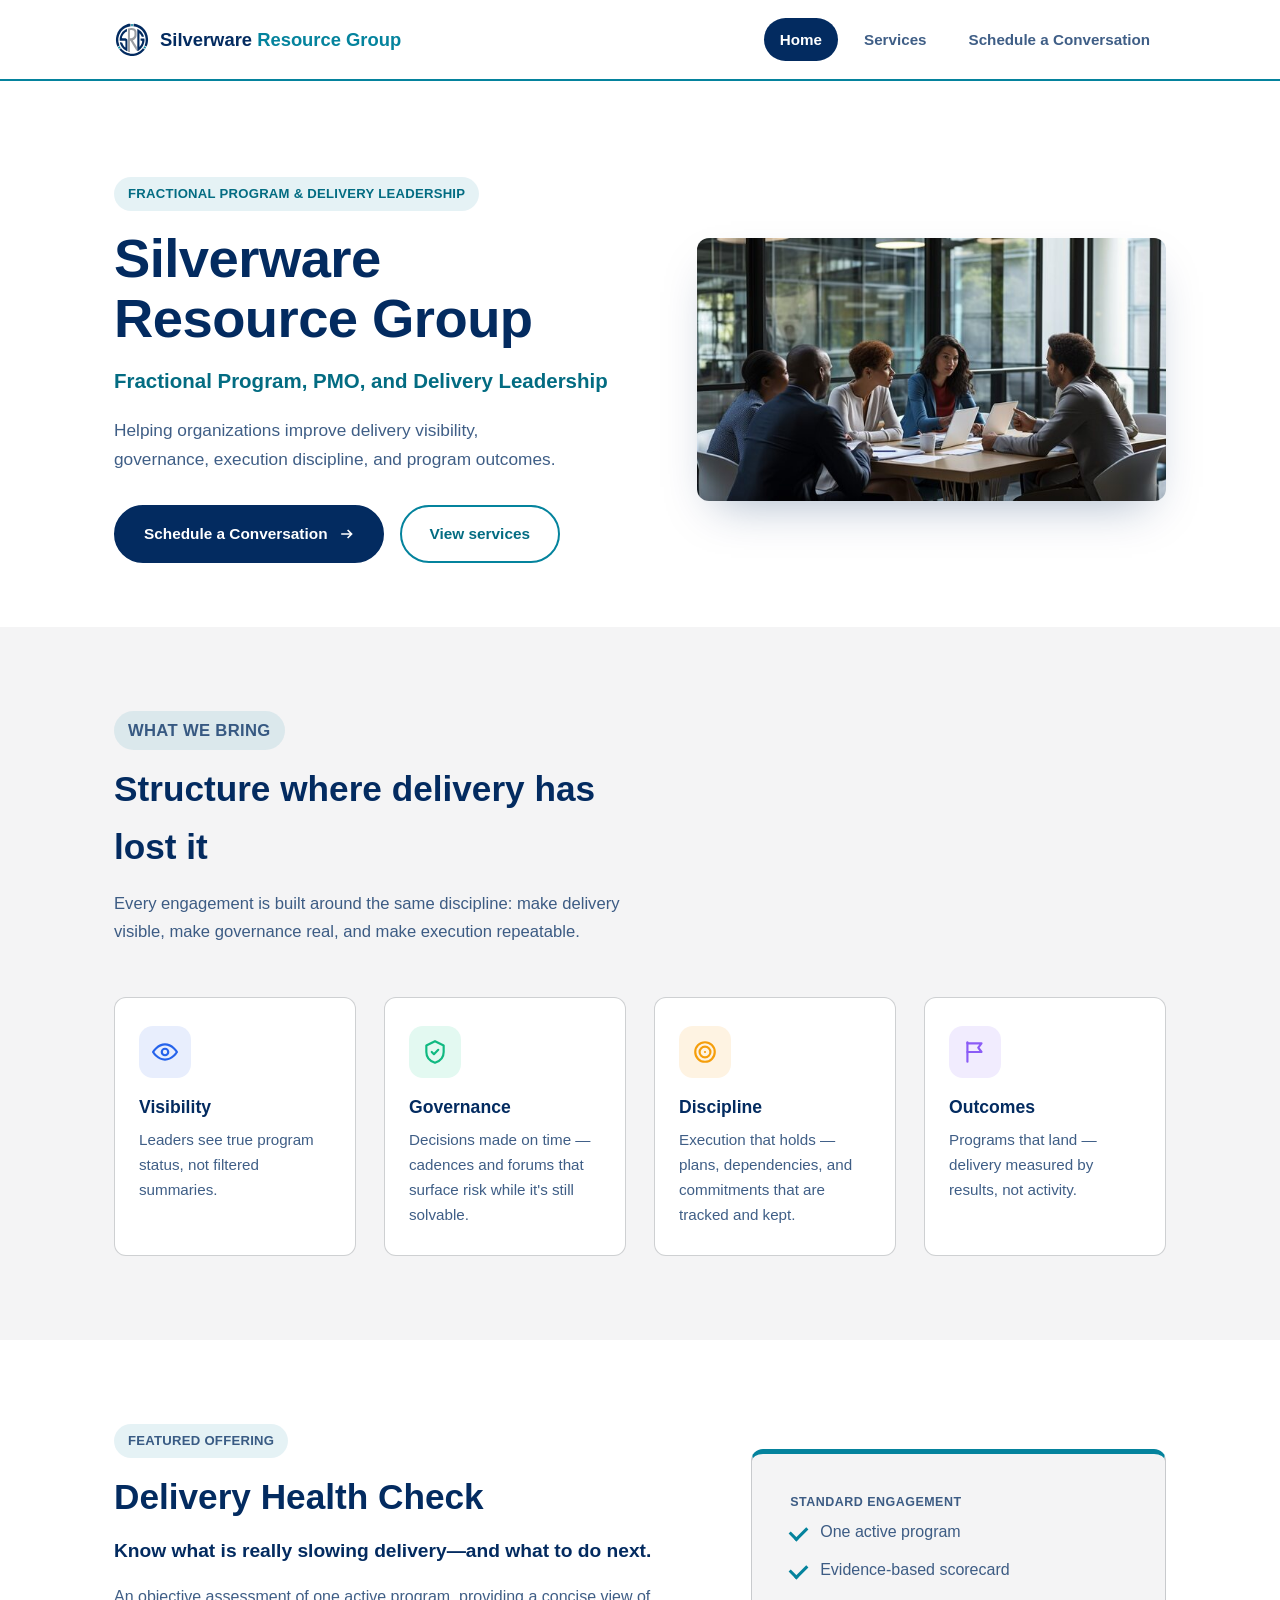
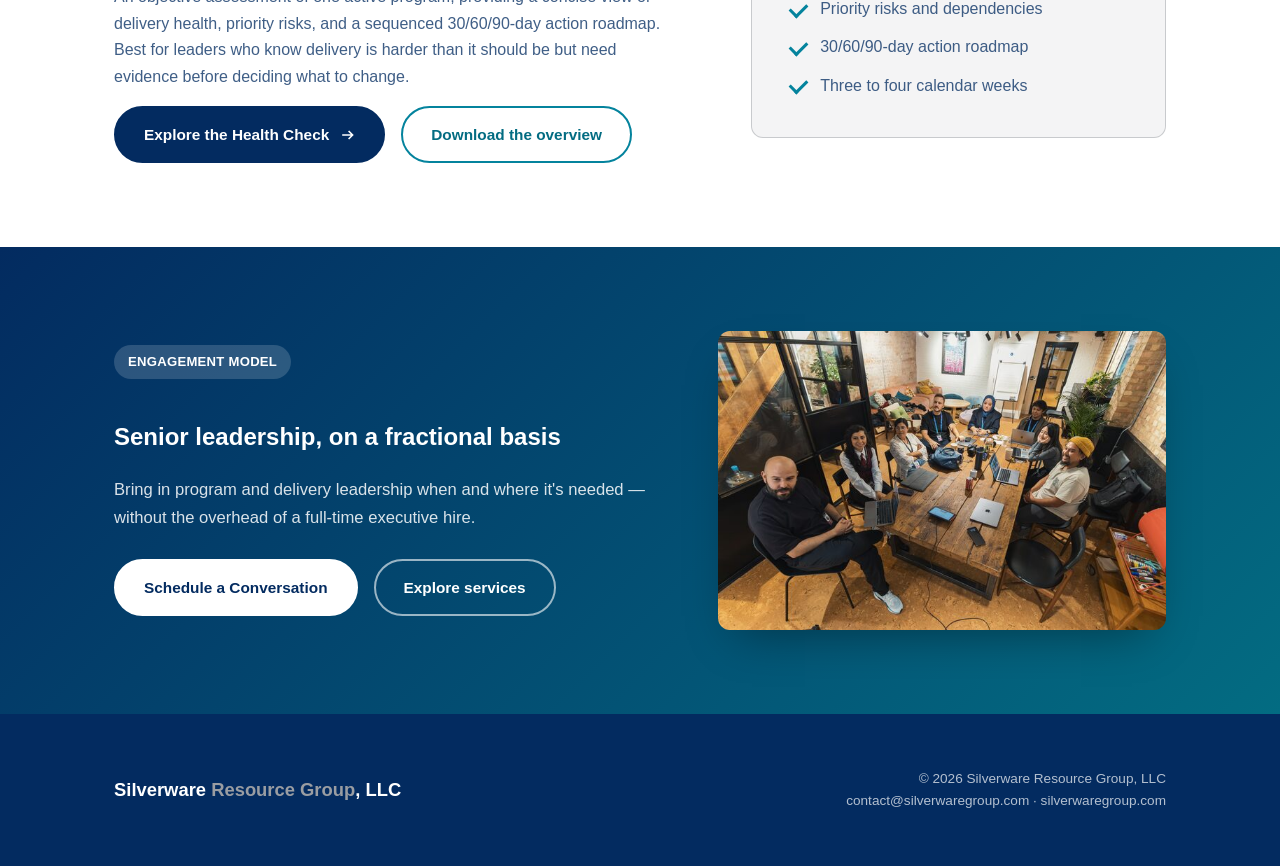
<file: index.html>
<!doctype html>
<html lang="en" class="no-js">
<head>
<meta charset="utf-8">
<meta name="viewport" content="width=device-width, initial-scale=1, viewport-fit=cover">
<script>document.documentElement.classList.replace('no-js', 'js');</script>
<title>Silverware Resource Group — Fractional Program, PMO &amp; Delivery Leadership</title>
<meta name="description" content="Silverware Resource Group provides fractional program, PMO, and delivery leadership — helping organizations improve delivery visibility, governance, execution discipline, and program outcomes.">
<meta name="theme-color" content="#032B60">
<link rel="canonical" href="https://silverwaregroup.com/">
<link rel="icon" href="./images/brand/favicon.svg" type="image/svg+xml">
<link rel="icon" href="./images/brand/favicon-32x32.png" type="image/png" sizes="32x32">
<link rel="shortcut icon" href="./images/brand/favicon.ico">
<link rel="apple-touch-icon" href="./images/brand/apple-touch-icon.png" sizes="180x180">
<link rel="stylesheet" href="./styles/style.css">
</head>
<body>

<a class="skip-link" href="#main-content">Skip to main content</a>

<header class="site-header">
  <nav class="nav" aria-label="Primary navigation">
    <a class="brand site-brand" href="index.html" aria-label="Silverware Resource Group home">
      <img src="./images/brand/srg-monogram.svg" width="36" height="36" alt="">
      <span class="site-brand-text">Silverware <strong>Resource Group</strong></span>
    </a>
    <button class="nav-toggle" type="button" aria-expanded="false" aria-controls="primary-navigation">
      <span class="sr-only">Open navigation menu</span>
      <span class="nav-toggle-icon" aria-hidden="true"><span></span><span></span><span></span></span>
    </button>
    <ul class="nav-links" id="primary-navigation">
      <li><a href="index.html" aria-current="page">Home</a></li>
      <li><a href="./services/">Services</a></li>
      <li><a href="./contact/">Schedule a Conversation</a></li>
    </ul>
  </nav>
</header>

<main id="main-content">

  <section class="hero">
    <div class="wrap">
      <div class="hero-grid">
        <div>
          <p class="eyebrow">Fractional Program &amp; Delivery Leadership</p>
          <h1>Silverware Resource Group</h1>
          <p class="subhead">Fractional Program, PMO, and Delivery Leadership</p>
          <p class="lede">Helping organizations improve delivery visibility, governance, execution discipline, and program outcomes.</p>
          <div class="btn-row">
            <a class="btn btn-primary" href="./contact/">Schedule a Conversation
              <svg viewBox="0 0 20 20" fill="none" stroke="currentColor" stroke-width="2"><path d="M4 10h12M12 5l5 5-5 5"/></svg>
            </a>
            <a class="btn btn-ghost" href="./services/">View services</a>
          </div>
        </div>

        <div class="hero-art">
          <img src="./images/Corporate_Team_Meeting.jpg"
               srcset="./images/Corporate_Team_Meeting-640.jpg 640w, ./images/Corporate_Team_Meeting-960.jpg 960w, ./images/Corporate_Team_Meeting.jpg 1456w"
               sizes="(max-width: 900px) calc(100vw - 36px), (max-width: 1240px) 43vw, 520px"
               width="1456" height="816" fetchpriority="high"
               alt="Diverse team of business professionals collaborating around a table in a modern office">
        </div>
      </div>
    </div>
  </section>

  <section class="section-alt">
    <div class="wrap">
      <div class="section-head">
        <p class="eyebrow">What we bring</p>
        <h2>Structure where delivery has lost it</h2>
        <p>Every engagement is built around the same discipline: make delivery visible, make governance real, and make execution repeatable.</p>
      </div>
      <div class="pillars">
        <div class="pillar">
          <div class="icon-badge icon-blue" aria-hidden="true">
            <svg viewBox="0 0 24 24" fill="none" stroke="currentColor" stroke-width="2" stroke-linecap="round" stroke-linejoin="round">
              <path d="M1 12s4-7 11-7 11 7 11 7-4 7-11 7-11-7-11-7z"/><circle cx="12" cy="12" r="3"/>
            </svg>
          </div>
          <h3>Visibility</h3>
          <p>Leaders see true program status, not filtered summaries.</p>
        </div>
        <div class="pillar">
          <div class="icon-badge icon-green" aria-hidden="true">
            <svg viewBox="0 0 24 24" fill="none" stroke="currentColor" stroke-width="2" stroke-linecap="round" stroke-linejoin="round">
              <path d="M12 2l8 4v6c0 5-3.5 8.5-8 10-4.5-1.5-8-5-8-10V6l8-4z"/><path d="M9 12l2 2 4-4"/>
            </svg>
          </div>
          <h3>Governance</h3>
          <p>Decisions made on time — cadences and forums that surface risk while it's still solvable.</p>
        </div>
        <div class="pillar">
          <div class="icon-badge icon-amber" aria-hidden="true">
            <svg viewBox="0 0 24 24" fill="none" stroke="currentColor" stroke-width="2" stroke-linecap="round" stroke-linejoin="round">
              <circle cx="12" cy="12" r="9"/><circle cx="12" cy="12" r="5"/><circle cx="12" cy="12" r="1" fill="currentColor" stroke="none"/>
            </svg>
          </div>
          <h3>Discipline</h3>
          <p>Execution that holds — plans, dependencies, and commitments that are tracked and kept.</p>
        </div>
        <div class="pillar">
          <div class="icon-badge icon-purple" aria-hidden="true">
            <svg viewBox="0 0 24 24" fill="none" stroke="currentColor" stroke-width="2" stroke-linecap="round" stroke-linejoin="round">
              <path d="M5 3v18"/><path d="M5 4h13l-3 4 3 4H5"/>
            </svg>
          </div>
          <h3>Outcomes</h3>
          <p>Programs that land — delivery measured by results, not activity.</p>
        </div>
      </div>
    </div>
  </section>

  <section class="featured-service">
    <div class="wrap">
      <div class="featured-service-grid">
        <div>
          <p class="eyebrow">Featured offering</p>
          <h2>Delivery Health Check</h2>
          <p class="featured-service-lede">Know what is really slowing delivery—and what to do next.</p>
          <p>An objective assessment of one active program, providing a concise view of delivery health, priority risks, and a sequenced 30/60/90-day action roadmap. Best for leaders who know delivery is harder than it should be but need evidence before deciding what to change.</p>
          <div class="btn-row">
            <a class="btn btn-primary" href="./services/delivery-health-check/">Explore the Health Check
              <svg viewBox="0 0 20 20" fill="none" stroke="currentColor" stroke-width="2" aria-hidden="true"><path d="M4 10h12M12 5l5 5-5 5"/></svg>
            </a>
            <a class="btn btn-ghost" href="./documents/delivery-health-check-overview.pdf">Download the overview</a>
          </div>
        </div>
        <div class="featured-service-summary" aria-label="Delivery Health Check summary">
          <p class="summary-label">Standard engagement</p>
          <ul class="check-list">
            <li>One active program</li>
            <li>Evidence-based scorecard</li>
            <li>Priority risks and dependencies</li>
            <li>30/60/90-day action roadmap</li>
            <li>Three to four calendar weeks</li>
          </ul>
        </div>
      </div>
    </div>
  </section>

  <section class="cta-band">
    <div class="wrap">
      <div class="cta-grid">
        <div>
          <p class="eyebrow">Engagement model</p>
          <h2>Senior leadership, on a fractional basis</h2>
          <p class="cta-copy">Bring in program and delivery leadership when and where it's needed — without the overhead of a full-time executive hire.</p>
          <div class="btn-row">
            <a class="btn btn-primary" href="./contact/">Schedule a Conversation</a>
            <a class="btn btn-ghost" href="./services/">Explore services</a>
          </div>
        </div>
        <img src="./images/team_meeting_2-960.jpg"
             srcset="./images/team_meeting_2-640.jpg 640w, ./images/team_meeting_2-960.jpg 960w, ./images/team_meeting_2-1440.jpg 1440w"
             sizes="(max-width: 900px) calc(100vw - 36px), (max-width: 1240px) 41vw, 480px"
             width="1440" height="960" loading="lazy"
             alt="Business team discussing strategy together in a collaborative meeting">
      </div>
    </div>
  </section>

</main>

<footer class="site-footer">
  <div class="wrap footer-grid">
    <p class="brand">Silverware <span>Resource Group</span>, LLC</p>
    <p class="footer-meta">
      &copy; <span data-current-year>2026</span>
  Silverware Resource Group, LLC<br><a href="mailto:contact@silverwaregroup.com">contact@silverwaregroup.com</a> · silverwaregroup.com
    </p>
  </div>
</footer>

<script src="./scripts/site.js" defer></script>
</body>
</html>
</file>
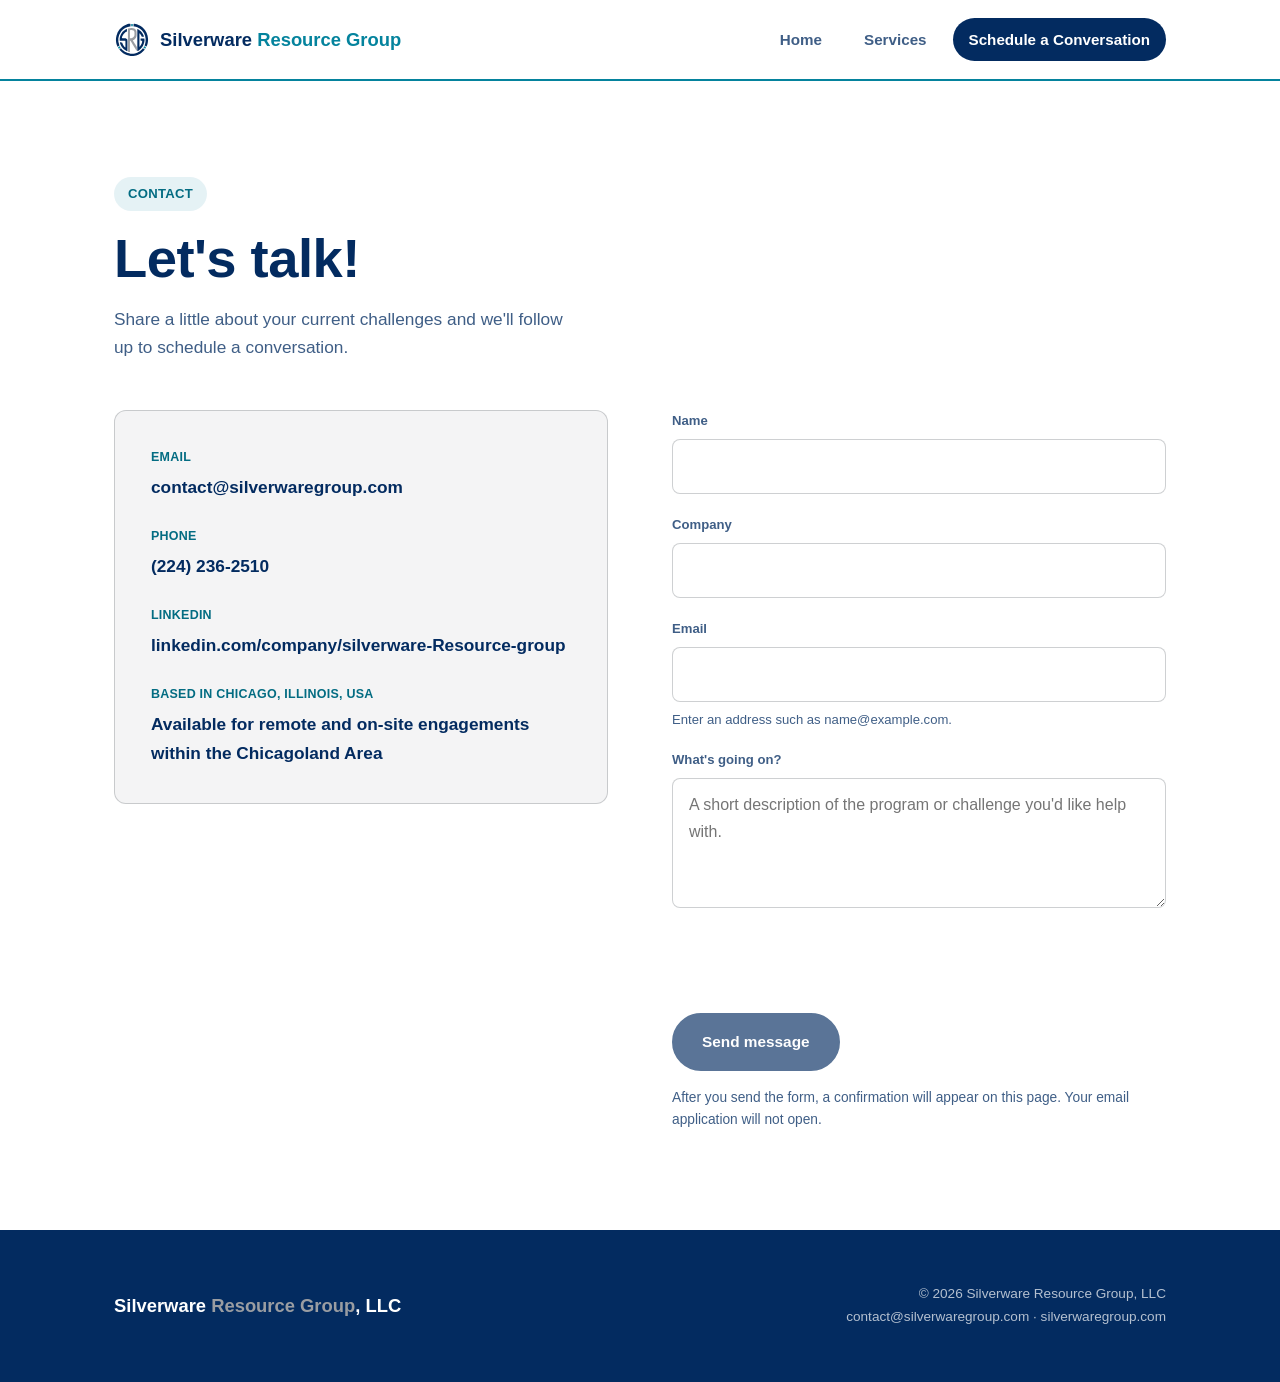
<file: contact/index.html>
<!doctype html>
<html lang="en" class="no-js">
<head>
<meta charset="utf-8">
<meta name="viewport" content="width=device-width, initial-scale=1, viewport-fit=cover">
<script>document.documentElement.classList.replace('no-js', 'js');</script>
<title>Contact Us — Silverware Resource Group</title>
<meta name="description" content="Get in touch with Silverware Resource Group to discuss fractional program, PMO, and delivery leadership support.">
<meta name="theme-color" content="#032B60">
<link rel="canonical" href="https://silverwaregroup.com/contact/">
<link rel="icon" href="../images/brand/favicon.svg" type="image/svg+xml">
<link rel="icon" href="../images/brand/favicon-32x32.png" type="image/png" sizes="32x32">
<link rel="shortcut icon" href="../images/brand/favicon.ico">
<link rel="apple-touch-icon" href="../images/brand/apple-touch-icon.png" sizes="180x180">
<link rel="preconnect" href="https://challenges.cloudflare.com">
<link rel="stylesheet" href="../styles/style.css">
</head>
<body>

<a class="skip-link" href="#main-content">Skip to main content</a>

<header class="site-header">
  <nav class="nav" aria-label="Primary navigation">
    <a class="brand site-brand" href="../index.html" aria-label="Silverware Resource Group home">
      <img src="../images/brand/srg-monogram.svg" width="36" height="36" alt="">
      <span class="site-brand-text">Silverware <strong>Resource Group</strong></span>
    </a>
    <button class="nav-toggle" type="button" aria-expanded="false" aria-controls="primary-navigation">
      <span class="sr-only">Open navigation menu</span>
      <span class="nav-toggle-icon" aria-hidden="true"><span></span><span></span><span></span></span>
    </button>
    <ul class="nav-links" id="primary-navigation">
      <li><a href="../index.html">Home</a></li>
      <li><a href="../services/">Services</a></li>
      <li><a href="../contact/" aria-current="page">Schedule a Conversation</a></li>
    </ul>
  </nav>
</header>

<main id="main-content">

  <section class="hero hero-contact">
    <div class="wrap">
      <p class="eyebrow">Contact</p>
      <h1 class="hero-title-contact">Let's talk!</h1>
      <p class="lede">Share a little about your current challenges and we'll follow up to schedule a conversation.</p>
    </div>
  </section>

  <section class="contact-section">
    <div class="wrap">
      <div class="contact-grid">

        <div class="contact-card">
          <dl>
            <div>
              <dt>Email</dt>
              <dd><a href="mailto:contact@silverwaregroup.com">contact@silverwaregroup.com</a></dd>
            </div>
            <div>
              <dt>Phone</dt>
              <dd><a href="tel:+12242362510">(224) 236-2510</a></dd>
            </div>
            <div>
              <dt>LinkedIn</dt>
              <dd><a href="#">linkedin.com/company/silverware-Resource-group</a></dd>
            </div>
            <div>
              <dt>Based in Chicago, Illinois, USA</dt>
              <dd>Available for remote and on-site engagements within the Chicagoland Area</dd>
            </div>
          </dl>
        </div>

        <form
          class="contact-form"
          id="contact-form"
          action="https://forms.silverwaregroup.com/contact"
          method="post"
        >
          <div class="field">
            <label for="name">Name</label>
            <input id="name" name="name" type="text" autocomplete="name" maxlength="100" required>
          </div>
          <div class="field">
            <label for="company">Company</label>
            <input id="company" name="company" type="text" autocomplete="organization" maxlength="150">
          </div>
          <div class="field" id="email-field">
            <label for="email">Email</label>
            <input
              id="email"
              name="email"
              type="email"
              inputmode="email"
              autocomplete="email"
              maxlength="254"
              aria-describedby="email-format-hint email-format-error"
              required
            >
            <p id="email-format-hint" class="field-help">Enter an address such as name@example.com.</p>
            <p id="email-format-error" class="field-error" aria-live="polite" hidden></p>
          </div>
          <div class="field">
            <label for="message">What's going on?</label>
            <textarea id="message" name="message" maxlength="5000" required placeholder="A short description of the program or challenge you'd like help with."></textarea>
          </div>

          <div class="honeypot-field" aria-hidden="true">
            <label for="website">Leave this field blank</label>
            <input id="website" name="website" type="text" tabindex="-1" autocomplete="off">
          </div>

          <div class="turnstile-wrap" aria-label="Security verification">
            <div id="contact-turnstile"></div>
          </div>

          <noscript>
            <p class="form-status is-error">JavaScript must be enabled to submit this contact form.</p>
          </noscript>

          <p id="form-status" class="form-status" role="status" aria-live="polite" hidden></p>

          <div class="btn-row">
            <button class="btn btn-primary" id="contact-submit" type="submit" disabled>Send message</button>
          </div>
          <p class="form-note">After you send the form, a confirmation will appear on this page. Your email application will not open.</p>
        </form>

      </div>
    </div>
  </section>

</main>

<footer class="site-footer">
  <div class="wrap footer-grid">
    <p class="brand">Silverware <span>Resource Group</span>, LLC</p>
    <p class="footer-meta">
      &copy; <span data-current-year>2026</span>
  Silverware Resource Group, LLC<br><a href="mailto:contact@silverwaregroup.com">contact@silverwaregroup.com</a> · silverwaregroup.com
    </p>
  </div>
</footer>

<script src="../scripts/site.js" defer></script>
<script src="../scripts/contact-form.js" defer></script>
<script src="https://challenges.cloudflare.com/turnstile/v0/api.js?render=explicit&onload=onTurnstileLoad" defer></script>
</body>
</html>
</file>
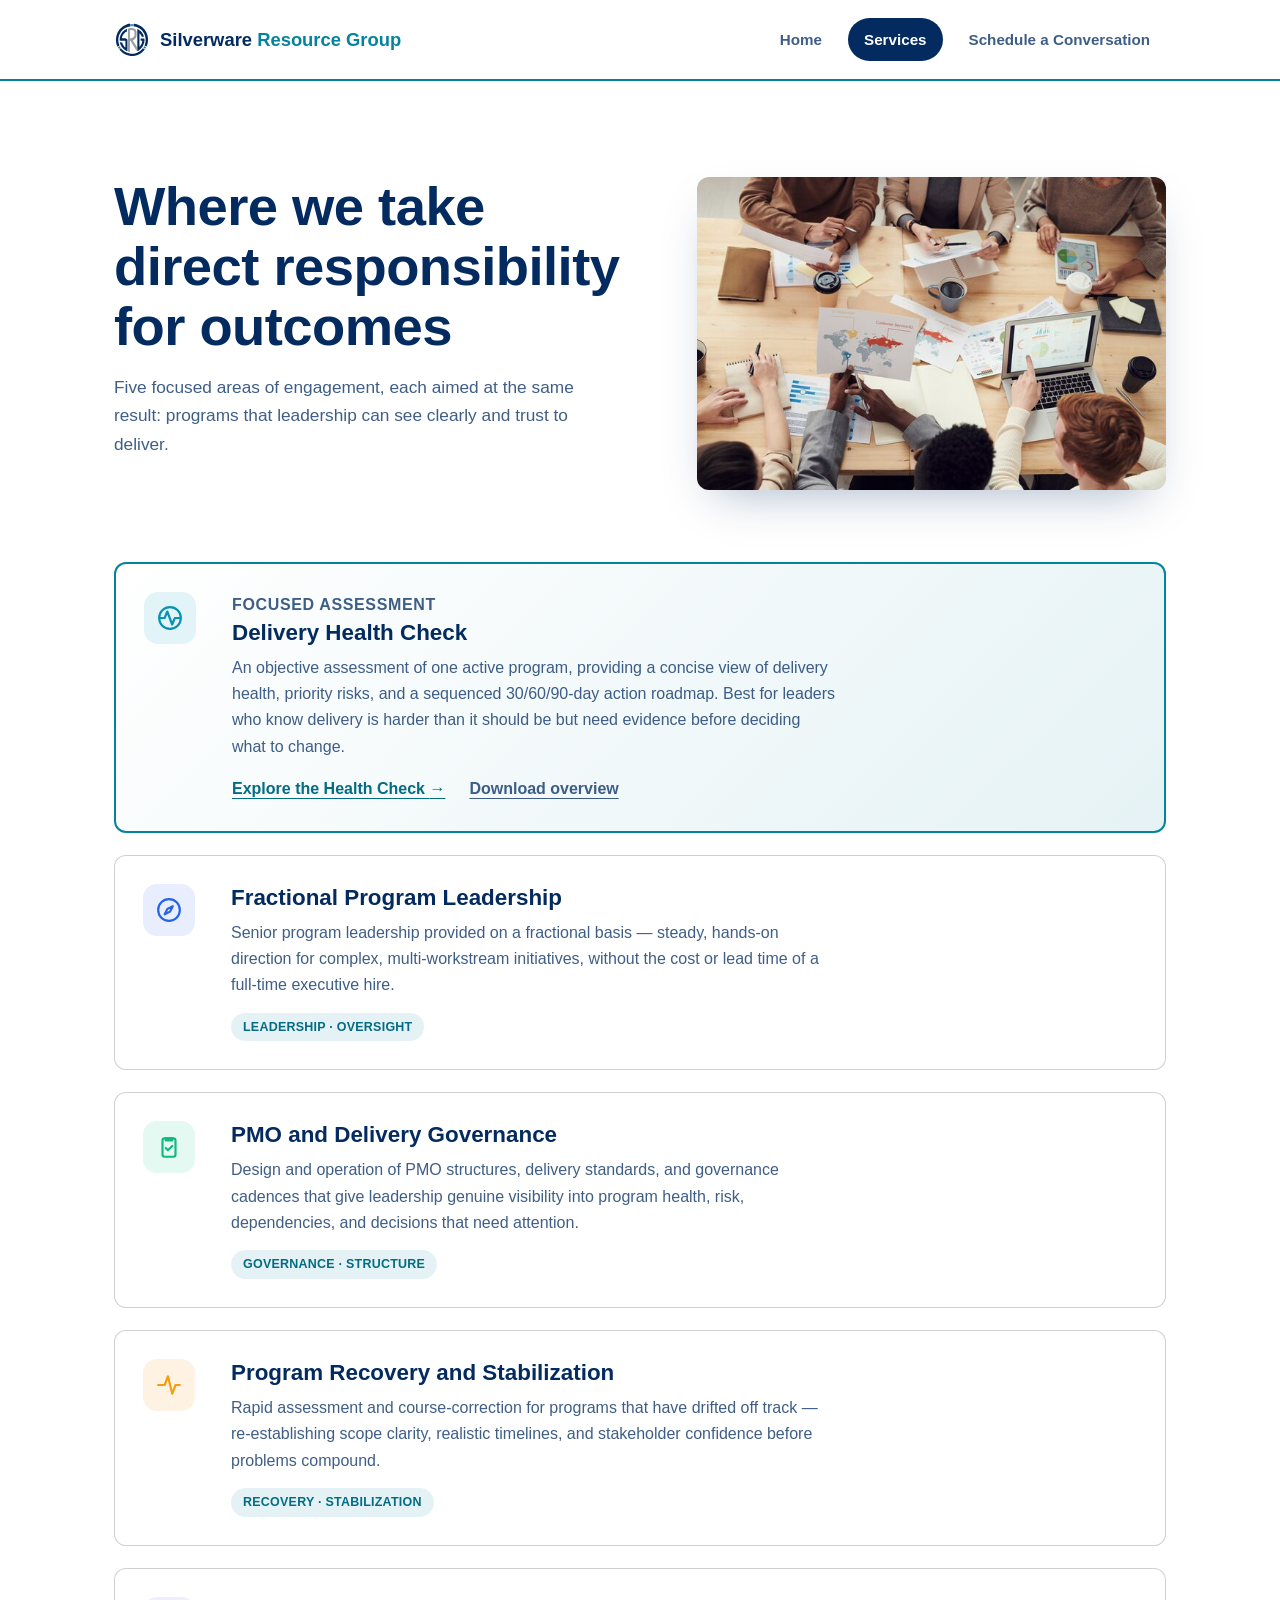
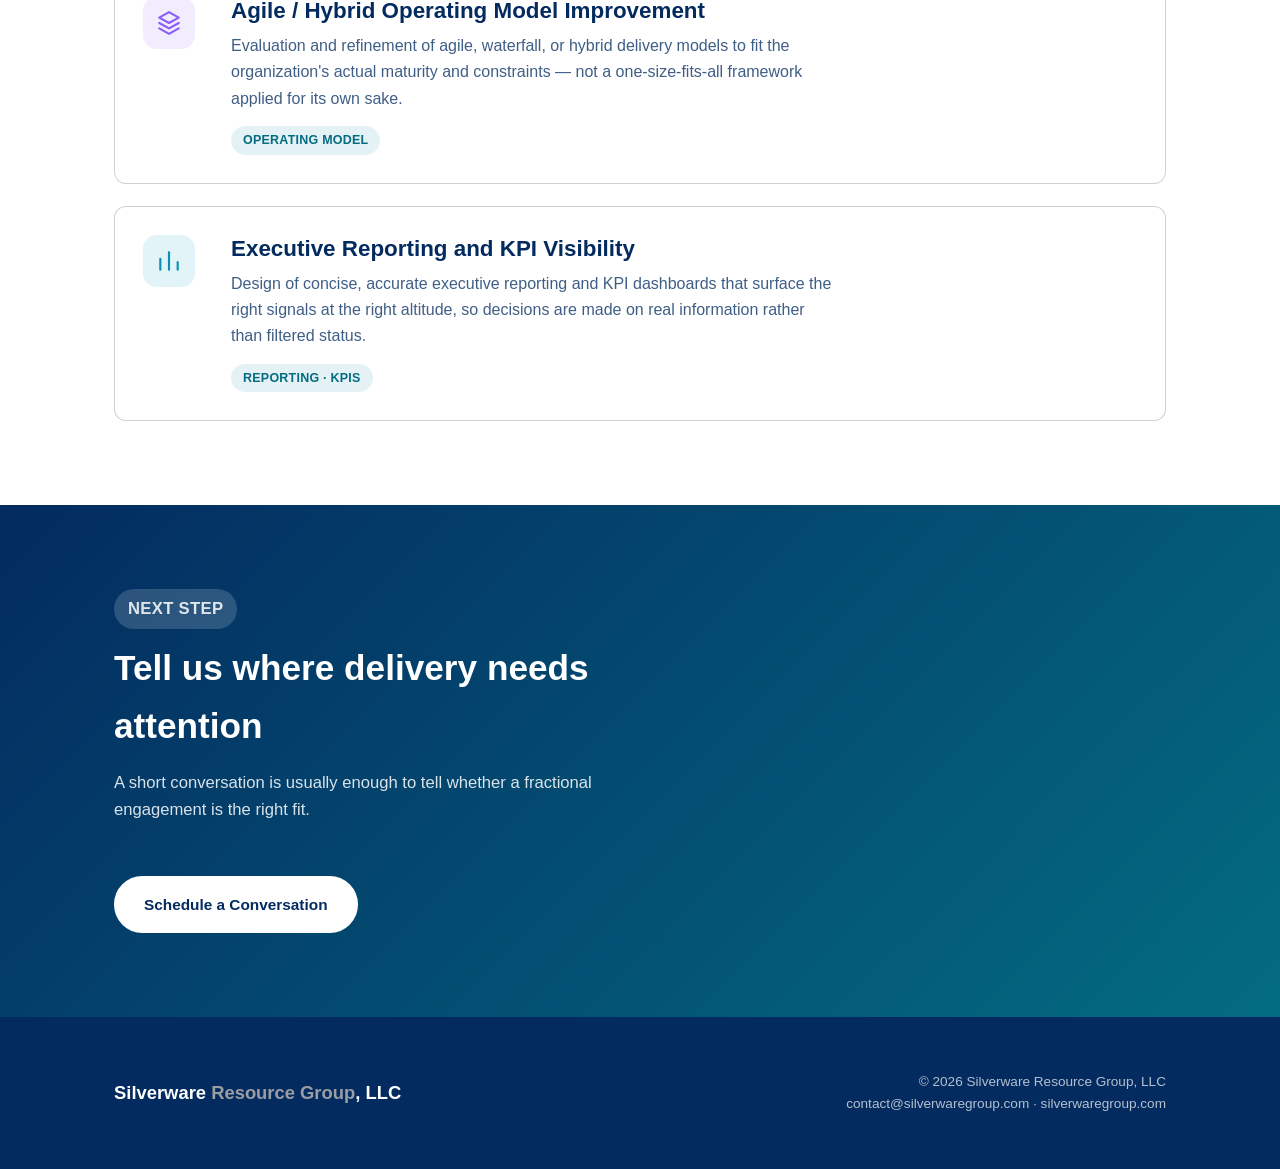
<file: services/index.html>
<!doctype html>
<html lang="en" class="no-js">
<head>
<meta charset="utf-8">
<meta name="viewport" content="width=device-width, initial-scale=1, viewport-fit=cover">
<script>document.documentElement.classList.replace('no-js', 'js');</script>
<title>Services — Silverware Resource Group</title>
<meta name="description" content="Delivery Health Checks plus fractional program leadership, PMO governance, program recovery, operating-model improvement, and executive reporting.">
<meta name="theme-color" content="#032B60">
<link rel="canonical" href="https://silverwaregroup.com/services/">
<link rel="icon" href="../images/brand/favicon.svg" type="image/svg+xml">
<link rel="icon" href="../images/brand/favicon-32x32.png" type="image/png" sizes="32x32">
<link rel="shortcut icon" href="../images/brand/favicon.ico">
<link rel="apple-touch-icon" href="../images/brand/apple-touch-icon.png" sizes="180x180">
<link rel="stylesheet" href="../styles/style.css">
</head>
<body>

<a class="skip-link" href="#main-content">Skip to main content</a>

<header class="site-header">
  <nav class="nav" aria-label="Primary navigation">
    <a class="brand site-brand" href="../index.html" aria-label="Silverware Resource Group home">
      <img src="../images/brand/srg-monogram.svg" width="36" height="36" alt="">
      <span class="site-brand-text">Silverware <strong>Resource Group</strong></span>
    </a>
    <button class="nav-toggle" type="button" aria-expanded="false" aria-controls="primary-navigation">
      <span class="sr-only">Open navigation menu</span>
      <span class="nav-toggle-icon" aria-hidden="true"><span></span><span></span><span></span></span>
    </button>
    <ul class="nav-links" id="primary-navigation">
      <li><a href="../index.html">Home</a></li>
      <li><a href="../services/" aria-current="page">Services</a></li>
      <li><a href="../contact/">Schedule a Conversation</a></li>
    </ul>
  </nav>
</header>

<main id="main-content">

  <section class="hero">
    <div class="wrap">
      <div class="hero-grid">
        <div>
          <h1 class="hero-title-narrow">Where we take direct responsibility for outcomes</h1>
          <p class="lede">Five focused areas of engagement, each aimed at the same result: programs that leadership can see clearly and trust to deliver.</p>
        </div>

        <div class="hero-art">
          <img src="../images/team_planning-960.jpg"
               srcset="../images/team_planning-640.jpg 640w, ../images/team_planning-960.jpg 960w, ../images/team_planning-1440.jpg 1440w"
               sizes="(max-width: 900px) calc(100vw - 36px), (max-width: 1240px) 43vw, 520px"
               width="1440" height="960" fetchpriority="high"
               alt="Diverse team of business professionals in a planning session">
        </div>
      </div>
    </div>
  </section>

  <section class="service-section">
    <div class="wrap">
      <div class="service-list">

        <div class="service-row service-row-featured">
          <div class="icon-badge icon-teal" aria-hidden="true">
            <svg viewBox="0 0 24 24" fill="none" stroke="currentColor" stroke-width="2" stroke-linecap="round" stroke-linejoin="round">
              <path d="M3 12h4l2.5-6 4.5 12 2.5-6H21"/><circle cx="12" cy="12" r="10"/>
            </svg>
          </div>
          <div>
            <p class="service-kicker">Focused assessment</p>
            <h3>Delivery Health Check</h3>
            <p>An objective assessment of one active program, providing a concise view of delivery health, priority risks, and a sequenced 30/60/90-day action roadmap. Best for leaders who know delivery is harder than it should be but need evidence before deciding what to change.</p>
            <div class="service-actions">
              <a class="text-link" href="./delivery-health-check/">Explore the Health Check <span aria-hidden="true">&rarr;</span></a>
              <a class="text-link text-link-secondary" href="../documents/delivery-health-check-overview.pdf">Download overview <span class="sr-only">PDF</span></a>
            </div>
          </div>
        </div>

        <div class="service-row">
          <div class="icon-badge icon-blue" aria-hidden="true">
            <svg viewBox="0 0 24 24" fill="none" stroke="currentColor" stroke-width="2" stroke-linecap="round" stroke-linejoin="round">
              <circle cx="12" cy="12" r="10"/><path d="M15.5 8.5l-2.5 5-5 2.5 2.5-5z"/>
            </svg>
          </div>
          <div>
            <h3>Fractional Program Leadership</h3>
            <p>Senior program leadership provided on a fractional basis — steady, hands-on direction for complex, multi-workstream initiatives, without the cost or lead time of a full-time executive hire.</p>
            <span class="tag">Leadership · Oversight</span>
          </div>
        </div>

        <div class="service-row">
          <div class="icon-badge icon-green" aria-hidden="true">
            <svg viewBox="0 0 24 24" fill="none" stroke="currentColor" stroke-width="2" stroke-linecap="round" stroke-linejoin="round">
              <rect x="6" y="4" width="12" height="17" rx="2"/><path d="M9 4h6v2H9z"/><path d="M9 13l2 2 4-4"/>
            </svg>
          </div>
          <div>
            <h3>PMO and Delivery Governance</h3>
            <p>Design and operation of PMO structures, delivery standards, and governance cadences that give leadership genuine visibility into program health, risk, dependencies, and decisions that need attention.</p>
            <span class="tag">Governance · Structure</span>
          </div>
        </div>

        <div class="service-row">
          <div class="icon-badge icon-amber" aria-hidden="true">
            <svg viewBox="0 0 24 24" fill="none" stroke="currentColor" stroke-width="2" stroke-linecap="round" stroke-linejoin="round">
              <path d="M22 12h-4l-3 8-4-16-3 8H2"/>
            </svg>
          </div>
          <div>
            <h3>Program Recovery and Stabilization</h3>
            <p>Rapid assessment and course-correction for programs that have drifted off track — re-establishing scope clarity, realistic timelines, and stakeholder confidence before problems compound.</p>
            <span class="tag">Recovery · Stabilization</span>
          </div>
        </div>

        <div class="service-row">
          <div class="icon-badge icon-purple" aria-hidden="true">
            <svg viewBox="0 0 24 24" fill="none" stroke="currentColor" stroke-width="2" stroke-linecap="round" stroke-linejoin="round">
              <path d="M12 2l9 5-9 5-9-5 9-5z"/><path d="M3 12l9 5 9-5"/><path d="M3 17l9 5 9-5"/>
            </svg>
          </div>
          <div>
            <h3>Agile / Hybrid Operating Model Improvement</h3>
            <p>Evaluation and refinement of agile, waterfall, or hybrid delivery models to fit the organization's actual maturity and constraints — not a one-size-fits-all framework applied for its own sake.</p>
            <span class="tag">Operating Model</span>
          </div>
        </div>

        <div class="service-row">
          <div class="icon-badge icon-teal" aria-hidden="true">
            <svg viewBox="0 0 24 24" fill="none" stroke="currentColor" stroke-width="2" stroke-linecap="round" stroke-linejoin="round">
              <path d="M4 20V10"/><path d="M12 20V4"/><path d="M20 20v-7"/>
            </svg>
          </div>
          <div>
            <h3>Executive Reporting and KPI Visibility</h3>
            <p>Design of concise, accurate executive reporting and KPI dashboards that surface the right signals at the right altitude, so decisions are made on real information rather than filtered status.</p>
            <span class="tag">Reporting · KPIs</span>
          </div>
        </div>

      </div>
    </div>
  </section>

  <section class="cta-band">
    <div class="wrap">
      <div class="section-head">
        <p class="eyebrow">Next step</p>
        <h2>Tell us where delivery needs attention</h2>
        <p>A short conversation is usually enough to tell whether a fractional engagement is the right fit.</p>
      </div>
      <div class="btn-row">
        <a class="btn btn-primary" href="../contact/">Schedule a Conversation</a>
      </div>
    </div>
  </section>

</main>

<footer class="site-footer">
  <div class="wrap footer-grid">
    <p class="brand">Silverware <span>Resource Group</span>, LLC</p>
    <p class="footer-meta">
      &copy; <span data-current-year>2026</span>
  Silverware Resource Group, LLC<br><a href="mailto:contact@silverwaregroup.com">contact@silverwaregroup.com</a> · silverwaregroup.com
    </p>
  </div>
</footer>

<script src="../scripts/site.js" defer></script>
</body>
</html>
</file>
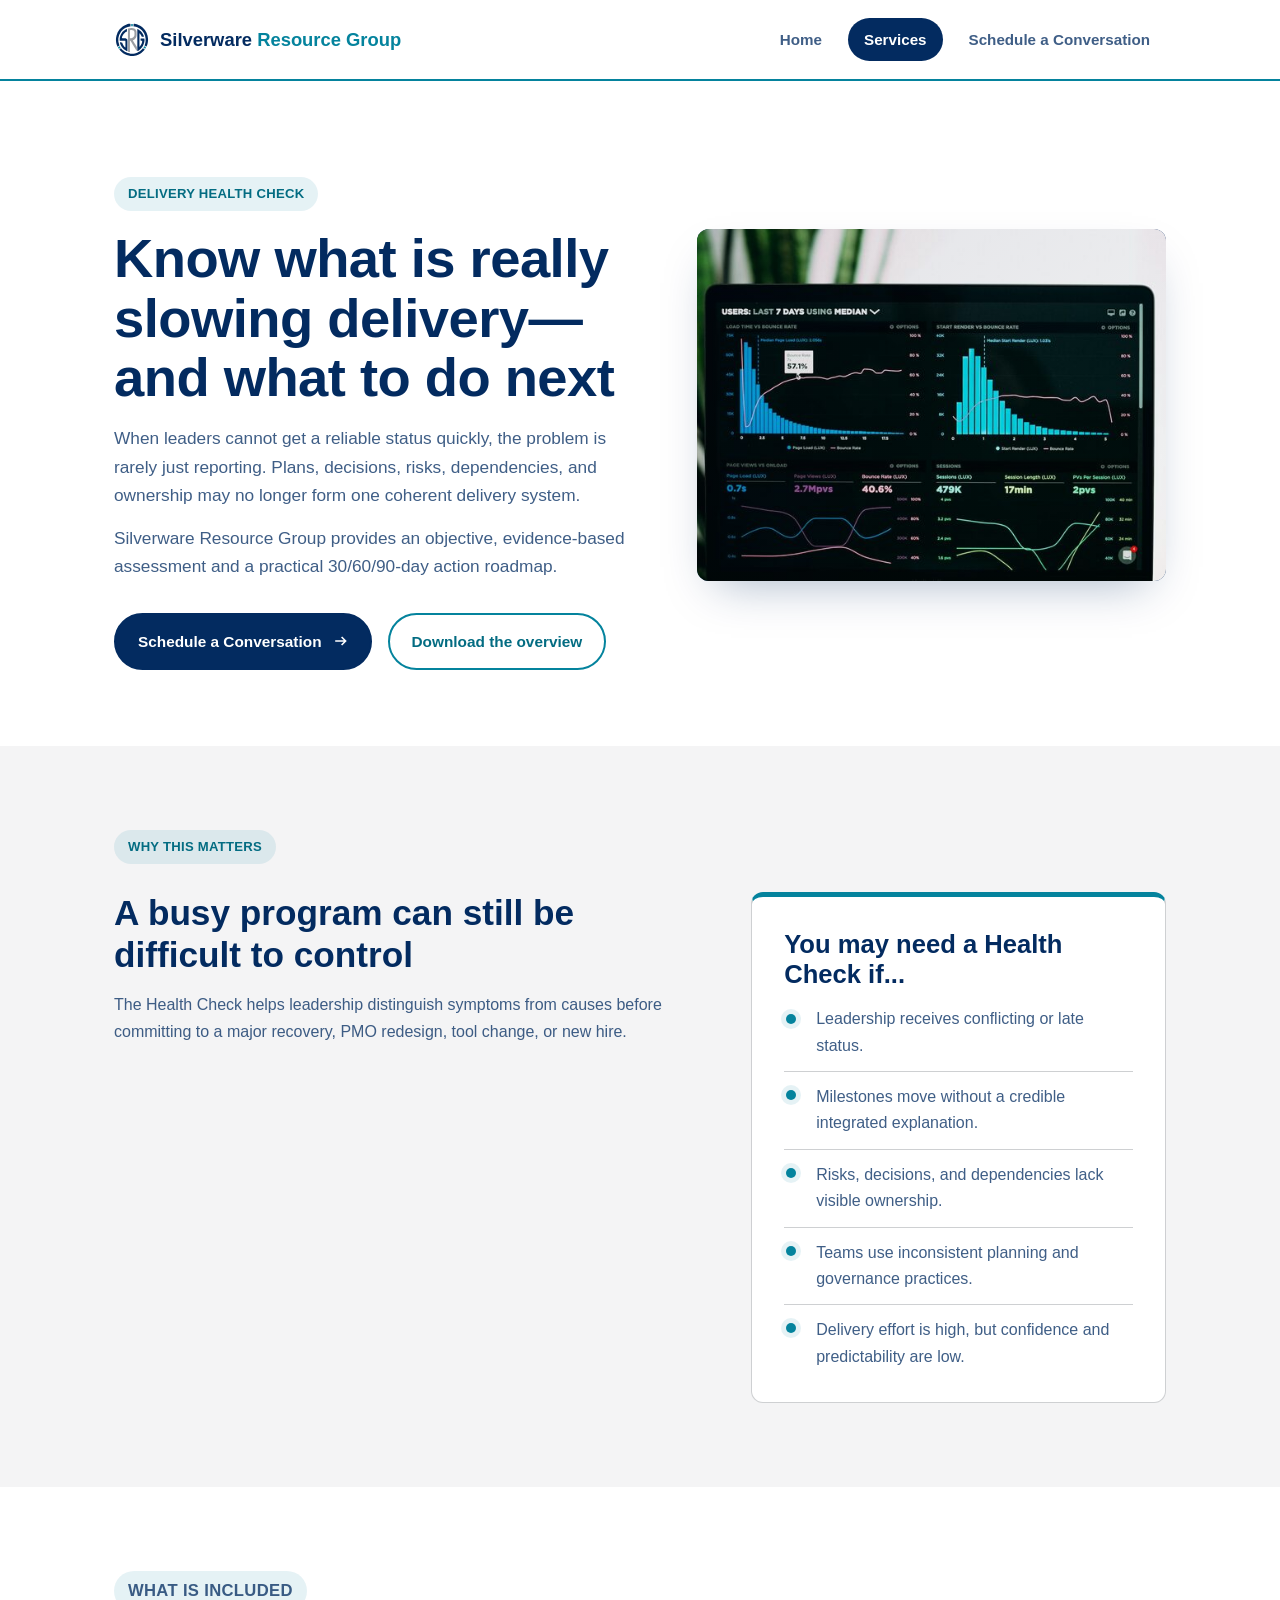
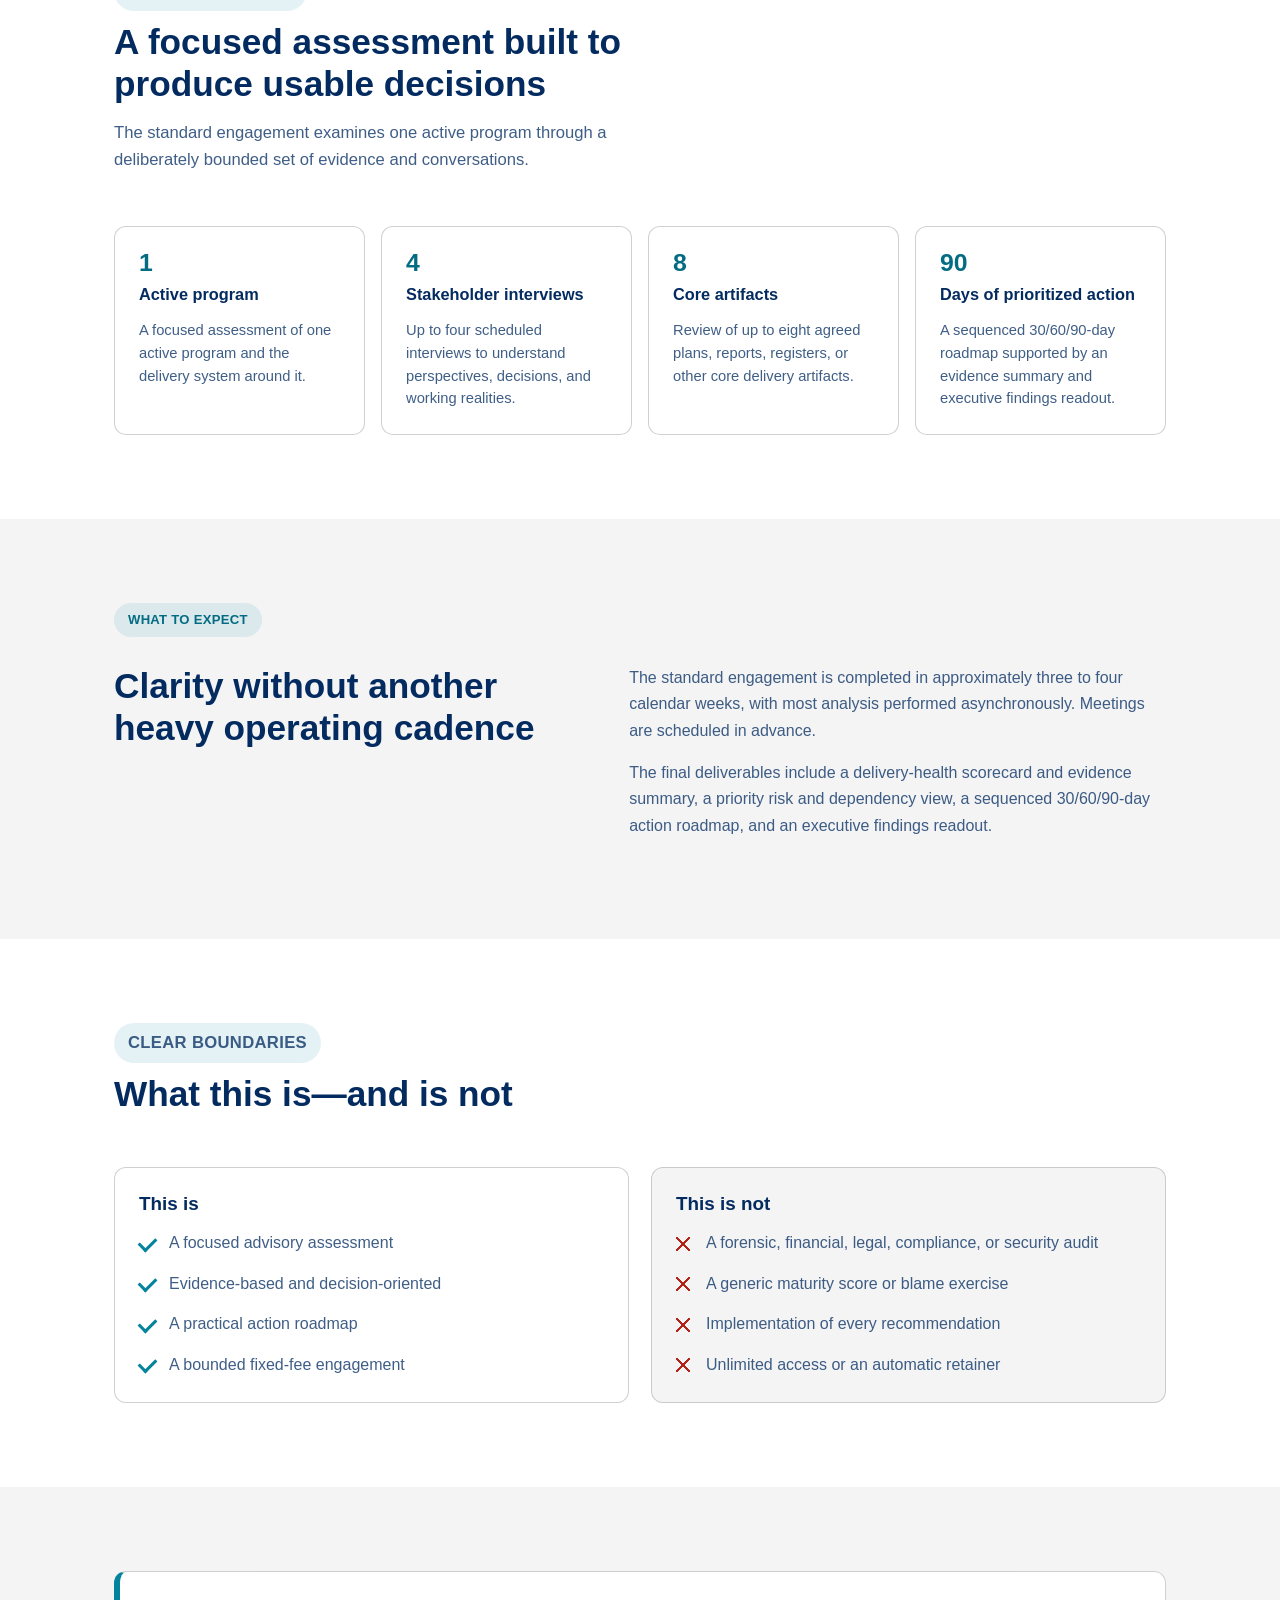
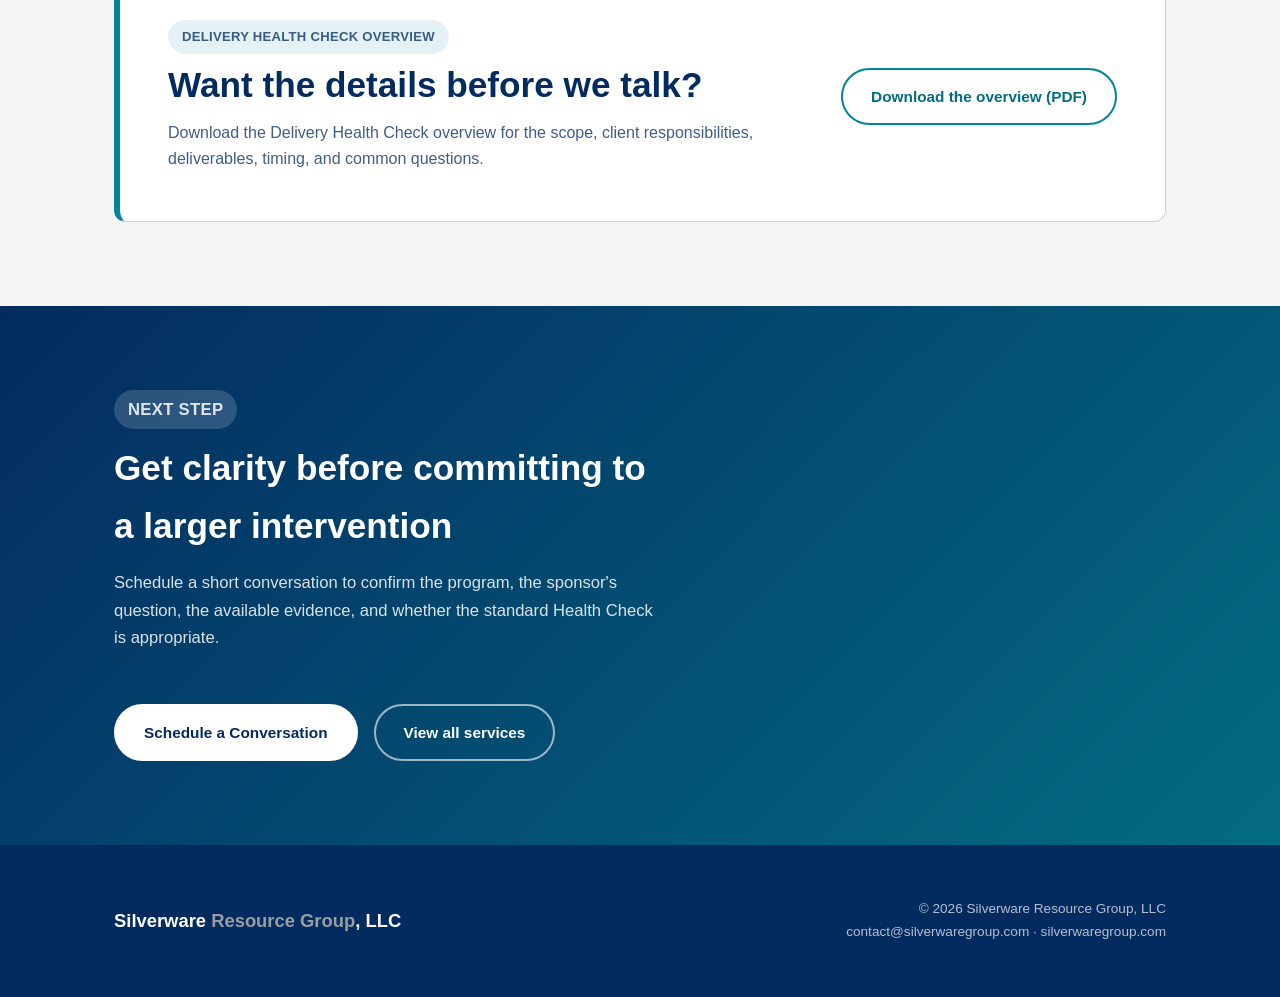
<file: services/delivery-health-check/index.html>
<!doctype html>
<html lang="en" class="no-js">
<head>
<meta charset="utf-8">
<meta name="viewport" content="width=device-width, initial-scale=1, viewport-fit=cover">
<script>document.documentElement.classList.replace('no-js', 'js');</script>
<title>Delivery Health Check | Silverware Resource Group</title>
<meta name="description" content="Get an objective view of program delivery risk, governance, decisions, dependencies, and the actions that matter most.">
<meta name="theme-color" content="#032B60">
<link rel="canonical" href="https://silverwaregroup.com/services/delivery-health-check/">
<link rel="icon" href="../../images/brand/favicon.svg" type="image/svg+xml">
<link rel="icon" href="../../images/brand/favicon-32x32.png" type="image/png" sizes="32x32">
<link rel="shortcut icon" href="../../images/brand/favicon.ico">
<link rel="apple-touch-icon" href="../../images/brand/apple-touch-icon.png" sizes="180x180">
<link rel="stylesheet" href="../../styles/style.css">
</head>
<body>

<a class="skip-link" href="#main-content">Skip to main content</a>

<header class="site-header">
  <nav class="nav" aria-label="Primary navigation">
    <a class="brand site-brand" href="../../index.html" aria-label="Silverware Resource Group home">
      <img src="../../images/brand/srg-monogram.svg" width="36" height="36" alt="">
      <span class="site-brand-text">Silverware <strong>Resource Group</strong></span>
    </a>
    <button class="nav-toggle" type="button" aria-expanded="false" aria-controls="primary-navigation">
      <span class="sr-only">Open navigation menu</span>
      <span class="nav-toggle-icon" aria-hidden="true"><span></span><span></span><span></span></span>
    </button>
    <ul class="nav-links" id="primary-navigation">
      <li><a href="../../index.html">Home</a></li>
      <li><a href="../" aria-current="page">Services</a></li>
      <li><a href="../../contact/">Schedule a Conversation</a></li>
    </ul>
  </nav>
</header>

<main id="main-content">

  <section class="hero service-detail-hero">
    <div class="wrap">
      <div class="hero-grid">
        <p class="eyebrow service-detail-eyebrow">Delivery Health Check</p>
        <div class="service-detail-copy">
          <h1>Know what is really slowing delivery—and what to do next</h1>
          <p class="lede">When leaders cannot get a reliable status quickly, the problem is rarely just reporting. Plans, decisions, risks, dependencies, and ownership may no longer form one coherent delivery system.</p>
          <p class="lede">Silverware Resource Group provides an objective, evidence-based assessment and a practical 30/60/90-day action roadmap.</p>
          <div class="btn-row">
            <a class="btn btn-primary" href="../../contact/">Schedule a Conversation
              <svg viewBox="0 0 20 20" fill="none" stroke="currentColor" stroke-width="2" aria-hidden="true"><path d="M4 10h12M12 5l5 5-5 5"/></svg>
            </a>
            <a class="btn btn-ghost" href="../../documents/delivery-health-check-overview.pdf">Download the overview</a>
          </div>
        </div>
        <figure class="service-detail-image">
          <img
            src="../../images/delivery-health-check-dashboard-960.jpg"
            srcset="../../images/delivery-health-check-dashboard-640.jpg 640w,
                    ../../images/delivery-health-check-dashboard-960.jpg 960w,
                    ../../images/delivery-health-check-dashboard-1440.jpg 1440w"
            sizes="(max-width: 900px) calc(100vw - 40px), 43vw"
            width="1440"
            height="960"
            alt="Analytics dashboard with trend graphs and performance indicators on a laptop screen"
            fetchpriority="high">
        </figure>
      </div>
    </div>
  </section>

  <section class="content-section content-section-alt">
    <div class="wrap">
      <div class="two-column-content why-matters-grid">
        <p class="eyebrow why-matters-eyebrow">Why this matters</p>
        <div class="why-matters-copy">
          <h2>A busy program can still be difficult to control</h2>
          <p>The Health Check helps leadership distinguish symptoms from causes before committing to a major recovery, PMO redesign, tool change, or new hire.</p>
        </div>
        <div class="signal-panel">
          <h2>You may need a Health Check if...</h2>
          <ul class="signal-list">
            <li>Leadership receives conflicting or late status.</li>
            <li>Milestones move without a credible integrated explanation.</li>
            <li>Risks, decisions, and dependencies lack visible ownership.</li>
            <li>Teams use inconsistent planning and governance practices.</li>
            <li>Delivery effort is high, but confidence and predictability are low.</li>
          </ul>
        </div>
      </div>
    </div>
  </section>

  <section class="content-section">
    <div class="wrap">
      <div class="section-head">
        <p class="eyebrow">What is included</p>
        <h2>A focused assessment built to produce usable decisions</h2>
        <p>The standard engagement examines one active program through a deliberately bounded set of evidence and conversations.</p>
      </div>
      <div class="scope-grid">
        <div class="scope-card">
          <span class="scope-number">1</span>
          <h3>Active program</h3>
          <p>A focused assessment of one active program and the delivery system around it.</p>
        </div>
        <div class="scope-card">
          <span class="scope-number">4</span>
          <h3>Stakeholder interviews</h3>
          <p>Up to four scheduled interviews to understand perspectives, decisions, and working realities.</p>
        </div>
        <div class="scope-card">
          <span class="scope-number">8</span>
          <h3>Core artifacts</h3>
          <p>Review of up to eight agreed plans, reports, registers, or other core delivery artifacts.</p>
        </div>
        <div class="scope-card">
          <span class="scope-number">90</span>
          <h3>Days of prioritized action</h3>
          <p>A sequenced 30/60/90-day roadmap supported by an evidence summary and executive findings readout.</p>
        </div>
      </div>
    </div>
  </section>

  <section class="content-section content-section-alt">
    <div class="wrap">
      <div class="two-column-content expect-grid">
        <p class="eyebrow expect-eyebrow">What to expect</p>
        <div class="expect-title">
          <h2>Clarity without another heavy operating cadence</h2>
        </div>
        <div class="expect-copy">
          <p>The standard engagement is completed in approximately three to four calendar weeks, with most analysis performed asynchronously. Meetings are scheduled in advance.</p>
          <p>The final deliverables include a delivery-health scorecard and evidence summary, a priority risk and dependency view, a sequenced 30/60/90-day action roadmap, and an executive findings readout.</p>
        </div>
      </div>
    </div>
  </section>

  <section class="comparison-section">
    <div class="wrap">
      <div class="section-head">
        <p class="eyebrow">Clear boundaries</p>
        <h2>What this is—and is not</h2>
      </div>
      <div class="comparison-grid">
        <div class="comparison-card">
          <h3>This is</h3>
          <ul class="check-list">
            <li>A focused advisory assessment</li>
            <li>Evidence-based and decision-oriented</li>
            <li>A practical action roadmap</li>
            <li>A bounded fixed-fee engagement</li>
          </ul>
        </div>
        <div class="comparison-card is-not">
          <h3>This is not</h3>
          <ul class="check-list">
            <li>A forensic, financial, legal, compliance, or security audit</li>
            <li>A generic maturity score or blame exercise</li>
            <li>Implementation of every recommendation</li>
            <li>Unlimited access or an automatic retainer</li>
          </ul>
        </div>
      </div>
    </div>
  </section>

  <section class="download-section">
    <div class="wrap">
      <div class="download-panel">
        <div>
          <p class="eyebrow">Delivery Health Check overview</p>
          <h2>Want the details before we talk?</h2>
          <p>Download the Delivery Health Check overview for the scope, client responsibilities, deliverables, timing, and common questions.</p>
        </div>
        <a class="btn btn-ghost" href="../../documents/delivery-health-check-overview.pdf">Download the overview (PDF)</a>
      </div>
    </div>
  </section>

  <section class="cta-band">
    <div class="wrap">
      <div class="section-head">
        <p class="eyebrow">Next step</p>
        <h2>Get clarity before committing to a larger intervention</h2>
        <p>Schedule a short conversation to confirm the program, the sponsor's question, the available evidence, and whether the standard Health Check is appropriate.</p>
      </div>
      <div class="btn-row">
        <a class="btn btn-primary" href="../../contact/">Schedule a Conversation</a>
        <a class="btn btn-ghost" href="../">View all services</a>
      </div>
    </div>
  </section>

</main>

<footer class="site-footer">
  <div class="wrap footer-grid">
    <p class="brand">Silverware <span>Resource Group</span>, LLC</p>
    <p class="footer-meta">
      &copy; <span data-current-year>2026</span>
  Silverware Resource Group, LLC<br><a href="mailto:contact@silverwaregroup.com">contact@silverwaregroup.com</a> · silverwaregroup.com
    </p>
  </div>
</footer>

<script src="../../scripts/site.js" defer></script>
</body>
</html>
</file>
<file: styles/style.css>
/* ==========================================================================
   Silverware Resource Group — shared stylesheet
   Approved brand palette:
   SRG Navy #032B60 / SRG Teal #04839D / SRG Silver #9A9DA2 / White #FFFFFF
   Light surfaces and secondary text use transparent tints of these colors.
   Fonts: Arial / Helvetica only
   ========================================================================== */

:root {
  --navy: #032b60;
  --teal: #04839d;
  --silver: #9a9da2;
  --white: #ffffff;
  --navy-strong: #022348;
  --teal-strong: #036c82;
  --navy-soft: rgba(3, 43, 96, 0.08);
  --teal-soft: rgba(4, 131, 157, 0.10);
  --silver-soft: rgba(154, 157, 162, 0.11);

  /* Supplemental icon palette. These colors are intentionally limited to
     icon tiles so the primary page structure remains within the SRG palette. */
  --icon-blue: #2563eb;
  --icon-green: #10b981;
  --icon-amber: #f59e0b;
  --icon-purple: #8b5cf6;
  --icon-teal: #0891b2;
  --negative: #b42318;

  --ink: var(--navy);
  --ink-soft: rgba(3, 43, 96, 0.76);
  --paper: var(--white);
  --paper-soft: var(--silver-soft);
  --line: rgba(154, 157, 162, 0.48);

  --font: Arial, Helvetica, "Helvetica Neue", sans-serif;

  --max-width: 1180px;
  --edge: clamp(24px, 5vw, 72px);
  --radius: 12px;
}

* { box-sizing: border-box; }

html { scroll-behavior: smooth; }

body {
  margin: 0;
  overflow-x: hidden;
  background: var(--paper);
  color: var(--ink);
  font-family: var(--font);
  font-size: 16px;
  line-height: 1.65;
  -webkit-font-smoothing: antialiased;
}

@media (prefers-reduced-motion: reduce) {
  * { animation: none !important; transition: none !important; scroll-behavior: auto !important; }
}

img {
  max-width: 100%;
  height: auto;
  display: block;
}

svg {
  max-width: 100%;
  display: block;
}

button,
input,
textarea { font: inherit; }

a { color: inherit; text-decoration: none; }

.sr-only {
  position: absolute;
  width: 1px;
  height: 1px;
  padding: 0;
  margin: -1px;
  overflow: hidden;
  clip: rect(0, 0, 0, 0);
  white-space: nowrap;
  border: 0;
}

.skip-link {
  position: fixed;
  top: 10px;
  left: 10px;
  z-index: 100;
  transform: translateY(-150%);
  padding: 10px 16px;
  border-radius: 8px;
  background: var(--navy);
  color: var(--white);
  font-weight: 700;
}

.skip-link:focus { transform: translateY(0); }

.wrap {
  max-width: var(--max-width);
  margin: 0 auto;
  padding-left: var(--edge);
  padding-right: var(--edge);
}

/* ---------------------------------- Nav ---------------------------------- */

.site-header {
  position: sticky;
  top: 0;
  z-index: 20;
  background: rgba(255, 255, 255, 0.94);
  backdrop-filter: saturate(140%) blur(6px);
  border-bottom: 2px solid var(--teal);
}

.nav {
  position: relative;
  display: flex;
  align-items: center;
  justify-content: space-between;
  padding: 18px var(--edge);
  max-width: var(--max-width);
  margin: 0 auto;
  gap: 24px;
}

.brand {
  font-family: var(--font);
  font-size: 1.15rem;
  font-weight: 700;
  color: var(--ink);
  white-space: nowrap;
}

.brand span {
  color: var(--teal);
}

.site-brand {
  display: inline-flex;
  align-items: center;
  gap: 10px;
  line-height: 1.15;
}

.site-brand img {
  width: 36px;
  height: 36px;
  flex: 0 0 36px;
}

.site-brand .site-brand-text {
  color: var(--navy);
}

.site-brand .site-brand-text strong {
  color: var(--teal);
  font-weight: inherit;
}

.nav-toggle {
  display: none;
  width: 46px;
  height: 46px;
  flex: 0 0 46px;
  align-items: center;
  justify-content: center;
  padding: 0;
  border: 1px solid var(--line);
  border-radius: 10px;
  background: var(--paper);
  color: var(--ink);
  cursor: pointer;
}

.nav-toggle:hover { background: var(--paper-soft); }
.no-js .nav-toggle { display: none; }

.nav-toggle-icon {
  width: 22px;
  height: 18px;
  display: flex;
  flex-direction: column;
  justify-content: space-between;
}

.nav-toggle-icon span {
  width: 100%;
  height: 2px;
  border-radius: 999px;
  background: currentColor;
  transition: transform 0.2s ease, opacity 0.2s ease;
}

.nav.nav-open .nav-toggle-icon span:nth-child(1) { transform: translateY(8px) rotate(45deg); }
.nav.nav-open .nav-toggle-icon span:nth-child(2) { opacity: 0; }
.nav.nav-open .nav-toggle-icon span:nth-child(3) { transform: translateY(-8px) rotate(-45deg); }

.nav-links {
  display: flex;
  gap: clamp(6px, 1vw, 10px);
  list-style: none;
  margin: 0;
  padding: 0;
  font-size: 0.95rem;
  font-weight: 700;
}

.nav-links a {
  display: inline-block;
  padding: 9px 16px;
  border-radius: 999px;
  color: var(--ink-soft);
  transition: all 0.2s ease;
}

.nav-links a:hover {
  color: var(--teal-strong);
  background: var(--teal-soft);
}

.nav-links a[aria-current="page"] {
  color: var(--white);
  background: var(--navy);
}

/* ---------------------------------- Hero ---------------------------------- */

.hero { padding: clamp(48px, 8vw, 96px) 0 clamp(40px, 6vw, 64px); }

.hero-grid {
  display: grid;
  grid-template-columns: 1.05fr 0.95fr;
  gap: clamp(32px, 6vw, 64px);
  align-items: center;
}

.eyebrow {
  display: inline-block;
  font-size: 0.82rem;
  font-weight: 700;
  letter-spacing: 0.02em;
  text-transform: uppercase;
  color: var(--teal-strong);
  background: var(--teal-soft);
  padding: 6px 14px;
  border-radius: 999px;
  margin: 0 0 18px;
}

.hero h1 {
  font-family: var(--font);
  font-weight: 700;
  font-size: clamp(2.3rem, 4.6vw, 3.4rem);
  line-height: 1.1;
  letter-spacing: -0.01em;
  margin: 0 0 16px;
  color: var(--ink);
}

.hero .subhead {
  font-size: clamp(1.1rem, 1.6vw, 1.3rem);
  font-weight: 700;
  color: var(--teal-strong);
  margin: 0 0 18px;
}

.hero p.lede {
  font-size: 1.08rem;
  color: var(--ink-soft);
  max-width: 48ch;
  margin: 0 0 32px;
}

.hero-art { position: relative; min-width: 0; }

.hero-art img {
  width: 100%;
  height: auto;
  aspect-ratio: auto;
  object-fit: cover;
  border-radius: var(--radius);
  box-shadow: 0 20px 45px -18px rgba(3, 43, 96, 0.34);
}

.hero-art .photo-credit {
  margin-top: 10px;
  font-size: 0.74rem;
  color: var(--ink-soft);
  text-align: right;
}

.hero-art .photo-credit a:hover { color: var(--teal-strong); }

/* ---------------------------------- Buttons ---------------------------------- */

.btn-row { display: flex; flex-wrap: wrap; gap: 16px; align-items: center; }

.btn {
  min-height: 48px;
  display: inline-flex;
  align-items: center;
  gap: 10px;
  padding: 14px 28px;
  font-family: var(--font);
  font-size: 0.96rem;
  font-weight: 700;
  border-radius: 999px;
  border: 2px solid transparent;
  cursor: pointer;
  transition: all 0.2s ease;
}

.btn-primary { background: var(--navy); color: var(--white); border-color: var(--navy); }
.btn-primary:hover { background: var(--teal-strong); border-color: var(--teal-strong); }

.btn-ghost { background: transparent; color: var(--teal-strong); border-color: var(--teal); }
.btn-ghost:hover { background: var(--teal-strong); color: var(--white); }

.btn svg { width: 16px; height: 16px; }

/* ---------------------------------- Sections ---------------------------------- */

section { padding: clamp(48px, 7vw, 84px) 0; }

.section-alt { background: var(--paper-soft); }

.section-head { max-width: 62ch; margin-bottom: clamp(32px, 5vw, 52px); }

.section-head h2 {
  font-family: var(--font);
  font-weight: 700;
  font-size: clamp(1.7rem, 2.8vw, 2.2rem);
  margin: 10px 0 14px;
  color: var(--ink);
}

.section-head p { color: var(--ink-soft); font-size: 1.04rem; margin: 0; }

.hero-title-narrow { max-width: 22ch; }
.hero-title-contact { max-width: 18ch; }
.hero-contact { padding-bottom: 8px; }
.service-section,
.contact-section { padding-top: 8px; }

/* ---------------------------------- Icon badges ---------------------------------- */

.icon-badge {
  width: 52px;
  height: 52px;
  border-radius: 14px;
  display: flex;
  align-items: center;
  justify-content: center;
  margin-bottom: 18px;
}

.icon-badge svg { width: 26px; height: 26px; }

.icon-blue   { background: #e8eefd; color: var(--icon-blue); }
.icon-green  { background: #e3f9f1; color: var(--icon-green); }
.icon-amber  { background: #fef3e2; color: var(--icon-amber); }
.icon-purple { background: #f1ecfe; color: var(--icon-purple); }
.icon-teal   { background: #e3f4f8; color: var(--icon-teal); }

/* ---------------------------------- Pillars (home strip) ---------------------------------- */

.pillars {
  display: grid;
  grid-template-columns: repeat(4, 1fr);
  gap: 28px;
}

.pillar {
  background: var(--paper);
  border: 1px solid var(--line);
  border-radius: var(--radius);
  padding: 28px 24px;
  transition: transform 0.2s ease, box-shadow 0.2s ease;
}

.pillar:hover {
  transform: translateY(-4px);
  box-shadow: 0 16px 32px -20px rgba(3, 43, 96, 0.24);
}

.pillar h3 {
  font-family: var(--font);
  font-size: 1.1rem;
  font-weight: 700;
  margin: 0 0 8px;
  line-height: 1.3;
}

.pillar p { font-size: 0.95rem; color: var(--ink-soft); margin: 0; }

/* ---------------------------------- Services list ---------------------------------- */

.service-list {
  display: grid;
  gap: 22px;
}

.service-row {
  display: grid;
  grid-template-columns: 64px 1fr;
  gap: 24px;
  padding: 28px;
  background: var(--paper);
  border: 1px solid var(--line);
  border-radius: var(--radius);
  transition: transform 0.2s ease, box-shadow 0.2s ease;
}

.service-row:hover {
  transform: translateY(-3px);
  box-shadow: 0 18px 36px -22px rgba(3, 43, 96, 0.27);
}

.service-row .icon-badge { margin-bottom: 0; }

.service-row > div:last-child { min-width: 0; }

.service-row h3 {
  font-family: var(--font);
  font-size: clamp(1.2rem, 1.8vw, 1.4rem);
  font-weight: 700;
  margin: 0 0 8px;
  color: var(--ink);
  line-height: 1.25;
}

.service-row p { margin: 0; color: var(--ink-soft); font-size: 1rem; max-width: 68ch; }

.service-row .tag {
  display: inline-block;
  margin-top: 14px;
  font-size: 0.78rem;
  font-weight: 700;
  text-transform: uppercase;
  letter-spacing: 0.02em;
  color: var(--teal-strong);
  background: var(--teal-soft);
  padding: 4px 12px;
  border-radius: 999px;
}

.service-row-featured {
  border: 2px solid var(--teal);
  background: linear-gradient(135deg, var(--white) 0%, var(--teal-soft) 100%);
}

.service-kicker,
.summary-label {
  margin: 0 0 6px;
  color: var(--teal-strong);
  font-size: 0.78rem;
  font-weight: 700;
  letter-spacing: 0.04em;
  text-transform: uppercase;
}

.service-actions {
  display: flex;
  flex-wrap: wrap;
  gap: 10px 24px;
  margin-top: 16px;
}

.text-link {
  color: var(--teal-strong);
  font-weight: 700;
  text-decoration: underline;
  text-decoration-thickness: 1px;
  text-underline-offset: 4px;
}

.text-link:hover { color: var(--navy); }
.text-link-secondary { color: var(--ink-soft); }

/* -------------------------- Featured offering -------------------------- */

.featured-service { background: var(--white); }

.featured-service-grid {
  display: grid;
  grid-template-columns: 1.15fr 0.85fr;
  gap: clamp(36px, 7vw, 76px);
  align-items: center;
}

.featured-service h2,
.content-section h2,
.comparison-section h2,
.download-panel h2 {
  font-size: clamp(1.7rem, 2.8vw, 2.2rem);
  line-height: 1.2;
  margin: 0 0 14px;
  color: var(--navy);
}

.featured-service p { color: var(--ink-soft); }
.featured-service .featured-service-lede {
  color: var(--navy);
  font-size: 1.2rem;
  font-weight: 700;
  line-height: 1.45;
}

.featured-service-summary {
  padding: clamp(26px, 4vw, 38px);
  border: 1px solid var(--line);
  border-top: 5px solid var(--teal);
  border-radius: var(--radius);
  background: var(--paper-soft);
}

.check-list,
.signal-list {
  list-style: none;
  margin: 0;
  padding: 0;
}

.check-list { display: grid; gap: 12px; }

.check-list li,
.signal-list li {
  position: relative;
  padding-left: 30px;
  color: var(--ink-soft);
}

.check-list li::before {
  content: "";
  position: absolute;
  left: 0;
  top: 0.42em;
  width: 14px;
  height: 8px;
  border-left: 3px solid var(--teal);
  border-bottom: 3px solid var(--teal);
  transform: rotate(-45deg);
}

/* ----------------------- Delivery Health Check page ----------------------- */

.service-detail-hero { padding-bottom: clamp(48px, 7vw, 76px); }
.service-detail-hero .hero-grid {
  grid-template-areas:
    "eyebrow ."
    "copy image";
  row-gap: 0;
  align-items: start;
}
.service-detail-eyebrow { grid-area: eyebrow; justify-self: start; }
.service-detail-copy { grid-area: copy; min-width: 0; }
.service-detail-hero .lede + .lede { margin-top: -18px; }
.service-detail-hero p.lede { max-width: none; }
.service-detail-hero .btn-row { flex-wrap: nowrap; }
.service-detail-hero .btn { padding-inline: 22px; white-space: nowrap; }

.service-detail-image {
  grid-area: image;
  position: relative;
  min-width: 0;
  margin: 0;
  border-radius: var(--radius);
  overflow: hidden;
  background: var(--navy);
  box-shadow: 0 20px 45px -18px rgba(3, 43, 96, 0.34);
}

.service-detail-image::after {
  content: "";
  position: absolute;
  inset: 0;
  pointer-events: none;
  background: linear-gradient(145deg, rgba(3, 43, 96, 0.10), rgba(4, 131, 157, 0.04));
}

.service-detail-image img {
  display: block;
  width: 100%;
  aspect-ratio: 4 / 3;
  object-fit: cover;
  object-position: center;
}

.content-section { background: var(--white); }
.content-section-alt { background: var(--paper-soft); }

.two-column-content {
  display: grid;
  grid-template-columns: 0.9fr 1.1fr;
  gap: clamp(36px, 7vw, 76px);
  align-items: start;
}

.two-column-content > div > p { color: var(--ink-soft); }

.why-matters-grid {
  grid-template-columns: 1.15fr 0.85fr;
  grid-template-areas:
    "eyebrow ."
    "copy signals";
  row-gap: 10px;
}

.why-matters-eyebrow { grid-area: eyebrow; justify-self: start; }
.why-matters-copy { grid-area: copy; min-width: 0; }
.signal-panel {
  grid-area: signals;
  min-width: 0;
  padding: clamp(24px, 3vw, 32px);
  border: 1px solid var(--line);
  border-top: 5px solid var(--teal);
  border-radius: var(--radius);
  background: var(--white);
}

.signal-panel h2 {
  margin-bottom: 16px;
  font-size: clamp(1.35rem, 2vw, 1.7rem);
}

.signal-list { display: grid; gap: 0; }

.signal-list li {
  padding: 12px 0 12px 32px;
  border-bottom: 1px solid var(--line);
}

.signal-list li:last-child { border-bottom: 0; padding-bottom: 0; }
.signal-list li:first-child { padding-top: 0; }
.signal-list li:first-child::before { top: 0.48em; }

.signal-list li::before {
  content: "";
  position: absolute;
  left: 2px;
  top: 1.13em;
  width: 10px;
  height: 10px;
  border-radius: 50%;
  background: var(--teal);
  box-shadow: 0 0 0 5px var(--teal-soft);
}

.expect-grid {
  grid-template-areas:
    "eyebrow ."
    "title copy";
  row-gap: 10px;
}

.expect-eyebrow { grid-area: eyebrow; justify-self: start; }
.expect-title { grid-area: title; min-width: 0; }
.expect-copy { grid-area: copy; min-width: 0; }
.expect-copy p:first-child { margin-top: 0; }

.content-section .section-head h2,
.comparison-section .section-head h2,
.download-panel .eyebrow + h2,
.cta-band .section-head h2 { margin-top: 10px; }

.scope-grid {
  display: grid;
  grid-template-columns: repeat(4, minmax(0, 1fr));
  gap: 16px;
}

.comparison-grid {
  display: grid;
  grid-template-columns: repeat(2, minmax(0, 1fr));
  gap: 22px;
}

.scope-card,
.comparison-card {
  padding: 24px;
  border: 1px solid var(--line);
  border-radius: var(--radius);
  background: var(--white);
  transition: transform 0.2s ease, box-shadow 0.2s ease;
}

.scope-card:hover,
.comparison-card:hover {
  transform: translateY(-4px);
  box-shadow: 0 16px 32px -20px rgba(3, 43, 96, 0.26);
}

.scope-card h3,
.comparison-card h3 {
  margin: 0 0 14px;
  color: var(--navy);
  font-size: 1.18rem;
  line-height: 1.3;
}

.scope-card h3 { font-size: 1.02rem; }
.scope-card p { margin: 0; color: var(--ink-soft); font-size: 0.92rem; line-height: 1.55; }
.scope-card .scope-number {
  display: block;
  margin-bottom: 8px;
  color: var(--teal-strong);
  font-size: 1.55rem;
  font-weight: 700;
  line-height: 1;
}

.comparison-section { background: var(--white); }
.comparison-card.is-not { background: var(--paper-soft); }
.comparison-card .check-list { gap: 14px; }
.comparison-card.is-not .check-list li::before {
  width: 14px;
  height: 14px;
  border: 0;
  background:
    linear-gradient(45deg, transparent 43%, var(--negative) 43%, var(--negative) 57%, transparent 57%),
    linear-gradient(-45deg, transparent 43%, var(--negative) 43%, var(--negative) 57%, transparent 57%);
  transform: none;
}

.download-section { background: var(--paper-soft); }
.download-panel {
  display: grid;
  grid-template-columns: 1fr auto;
  gap: 32px;
  align-items: center;
  padding: clamp(28px, 5vw, 48px);
  border-radius: var(--radius);
  background: var(--white);
  border: 1px solid var(--line);
  border-left: 6px solid var(--teal);
}

.download-panel p { margin: 0; color: var(--ink-soft); max-width: 68ch; }

/* ---------------------------------- CTA band ---------------------------------- */

.cta-band {
  background: linear-gradient(135deg, var(--navy) 0%, var(--teal-strong) 100%);
  color: var(--white);
}

.cta-band .section-head p { color: rgba(255,255,255,0.85); }
.cta-copy { color: rgba(255,255,255,0.85); font-size: 1.04rem; margin: 0 0 28px; }
.cta-band .eyebrow { background: rgba(255,255,255,0.16); color: var(--white); }
.cta-band h2 { color: var(--white); }

.cta-band .btn-primary { background: var(--white); color: var(--navy); border-color: var(--white); }
.cta-band .btn-primary:hover { background: var(--silver); border-color: var(--silver); color: var(--navy); }

.cta-band .btn-ghost { color: var(--white); border-color: rgba(255,255,255,0.6); }
.cta-band .btn-ghost:hover { background: rgba(255,255,255,0.16); }

.cta-grid {
  display: grid;
  grid-template-columns: 1.1fr 0.9fr;
  gap: clamp(32px, 6vw, 56px);
  align-items: center;
}

.cta-grid img {
  width: 100%;
  height: auto;
  border-radius: var(--radius);
  box-shadow: 0 20px 45px -18px rgba(0,0,0,0.4);
}

/* ---------------------------------- Contact ---------------------------------- */

.contact-grid {
  display: grid;
  grid-template-columns: 1fr 1fr;
  gap: clamp(32px, 6vw, 64px);
  align-items: start;
}

.contact-card {
  background: var(--paper-soft);
  border: 1px solid var(--line);
  border-radius: var(--radius);
  padding: clamp(28px, 4vw, 36px);
}

.contact-card dl { margin: 0; display: grid; gap: 24px; }

.contact-card dt {
  font-size: 0.78rem;
  font-weight: 700;
  letter-spacing: 0.02em;
  text-transform: uppercase;
  color: var(--teal-strong);
  margin-bottom: 6px;
}

.contact-card dd { margin: 0; font-size: 1.08rem; font-weight: 700; overflow-wrap: anywhere; }

.contact-card dd a:hover { color: var(--teal-strong); }

form.contact-form { display: grid; gap: 20px; }

.field { display: grid; gap: 8px; }

.field label {
  font-size: 0.82rem;
  font-weight: 700;
  color: var(--ink-soft);
}

.field-help,
.field-error {
  margin: 0;
  font-size: 0.82rem;
  line-height: 1.45;
}

.field-help { color: var(--ink-soft); }

.field-error {
  color: var(--navy);
  font-weight: 700;
}

.field input,
.field textarea {
  font-family: var(--font);
  font-size: 1rem;
  padding: 13px 16px;
  border: 1px solid var(--line);
  background: var(--paper);
  color: var(--ink);
  border-radius: 8px;
  width: 100%;
  min-width: 0;
}

.field input:focus,
.field textarea:focus,
a:focus-visible,
button:focus-visible {
  outline: 2px solid var(--teal);
  outline-offset: 2px;
}

.field input[aria-invalid="true"] {
  border-color: var(--navy);
  box-shadow: 0 0 0 1px var(--navy);
}

.field textarea { resize: vertical; min-height: 130px; }

.form-note { font-size: 0.86rem; color: var(--ink-soft); margin-top: -4px; }

.honeypot-field {
  position: absolute;
  left: -10000px;
  width: 1px;
  height: 1px;
  overflow: hidden;
}

.turnstile-wrap {
  width: 100%;
  min-height: 65px;
  overflow: hidden;
}

#contact-turnstile { max-width: 100%; }

.form-status {
  margin: 0;
  padding: 12px 14px;
  border-left: 4px solid var(--silver);
  border-radius: 8px;
  background: var(--paper-soft);
  color: var(--ink);
  font-size: 0.92rem;
  font-weight: 700;
}

.form-status.is-success { border-left-color: var(--teal); }
.form-status.is-error { border-left-color: var(--navy); }

.contact-form .btn:disabled {
  cursor: not-allowed;
  opacity: 0.65;
}

/* ---------------------------------- Footer ---------------------------------- */

.site-footer {
  background: var(--navy);
  color: rgba(255,255,255,0.85);
  padding: 40px 0;
}

.footer-grid {
  display: flex;
  justify-content: space-between;
  align-items: center;
  flex-wrap: wrap;
  gap: 16px;
}

.site-footer .brand { color: #fff; }
.site-footer .brand span { color: var(--silver); }

.footer-meta {
  font-size: 0.85rem;
  color: rgba(255,255,255,0.7);
  text-align: right;
}

.footer-meta a:hover { color: #fff; }

/* ---------------------------------- Responsive ---------------------------------- */

@media (min-width: 901px) and (max-width: 1100px) {
  .service-detail-hero .btn-row { flex-wrap: wrap; }
}

@media (max-width: 1000px) {
  .pillars { gap: 22px; }
  .pillar { padding: 24px 20px; }
  .scope-grid { grid-template-columns: repeat(2, minmax(0, 1fr)); }
}

@media (max-width: 900px) {
  .hero-grid { grid-template-columns: 1fr; }
  .hero-art { order: -1; }
  .hero-art img {
    width: 100%;
    max-height: 440px;
    object-fit: cover;
  }

  .pillars { grid-template-columns: 1fr 1fr; }

  .cta-grid { grid-template-columns: 1fr; }
  .cta-grid img {
    order: -1;
  }

  .contact-grid { grid-template-columns: 1fr; }
  .contact-card { max-width: none; }

  .featured-service-grid,
  .two-column-content { grid-template-columns: 1fr; }

  .why-matters-grid {
    grid-template-areas:
      "eyebrow"
      "copy"
      "signals";
  }

  .signal-panel { margin-top: 24px; }

  .expect-grid {
    grid-template-areas:
      "eyebrow"
      "title"
      "copy";
  }

  .expect-copy { margin-top: 14px; }

  .service-detail-hero .hero-grid {
    grid-template-areas:
      "image"
      "eyebrow"
      "copy";
  }

  .service-detail-image { margin-bottom: 32px; }
  .service-detail-image img {
    aspect-ratio: 16 / 9;
    max-height: 380px;
  }

  .download-panel { grid-template-columns: 1fr; }

  .footer-meta { text-align: left; }
}

@media (max-width: 720px) {
  :root { --edge: 20px; }

  .site-header {
    padding-left: env(safe-area-inset-left);
    padding-right: env(safe-area-inset-right);
  }

  .nav {
    flex-wrap: wrap;
    padding-top: 12px;
    padding-bottom: 12px;
    gap: 12px;
  }

  .brand {
    min-width: 0;
    font-size: 1.08rem;
    white-space: normal;
    line-height: 1.2;
  }

  .site-brand {
    gap: 8px;
    line-height: 1.15;
  }

  .site-brand img {
    width: 30px;
    height: 30px;
    flex-basis: 30px;
  }

  .nav-toggle { display: inline-flex; }

  .nav-links {
    order: 3;
    width: 100%;
    flex-direction: column;
    gap: 4px;
    padding-top: 10px;
    border-top: 1px solid var(--line);
  }

  .js .nav-links { display: none; }
  .js .nav.nav-open .nav-links { display: flex; }

  .nav-links a {
    display: block;
    width: 100%;
    min-height: 44px;
    padding: 10px 14px;
    border-radius: 8px;
  }

  .hero {
    padding-top: 38px;
    padding-bottom: 40px;
  }

  section { padding-top: 44px; padding-bottom: 44px; }

  .hero h1 { font-size: clamp(2rem, 9vw, 2.75rem); }
  .hero p.lede { font-size: 1.02rem; }

  .section-head { margin-bottom: 30px; }
  .section-head h2 { font-size: clamp(1.55rem, 7vw, 2rem); }

  .footer-grid {
    align-items: flex-start;
    flex-direction: column;
  }

  .footer-meta { margin: 0; }
}

@media (max-width: 620px) {
  .pillars { grid-template-columns: 1fr; }

  .service-detail-hero .btn-row { flex-wrap: wrap; }

  .btn-row {
    align-items: stretch;
    gap: 12px;
  }

  .btn-row .btn {
    flex: 1 1 100%;
    width: 100%;
    max-width: 100%;
    justify-content: center;
    text-align: center;
  }

  .service-row {
    grid-template-columns: 52px minmax(0, 1fr);
    gap: 16px;
    padding: 22px;
  }

  .service-row .icon-badge {
    width: 48px;
    height: 48px;
  }

  .contact-card { padding: 24px; }
  .contact-grid > * { min-width: 0; }

  .scope-grid,
  .comparison-grid { grid-template-columns: 1fr; }

  .scope-card,
  .comparison-card { padding: 24px 22px; }
}

@media (max-width: 430px) {
  :root { --edge: 18px; }

  .nav { gap: 10px; }
  .brand { font-size: 1rem; }

  .hero-art img { max-height: 300px; }

  .service-detail-image img {
    aspect-ratio: 4 / 3;
    max-height: 300px;
  }

  .eyebrow {
    font-size: 0.74rem;
    padding: 5px 11px;
  }

  .pillar { padding: 24px 20px; }

  .service-row {
    grid-template-columns: 1fr;
    padding: 22px 20px;
  }

  .service-row .icon-badge { margin-bottom: 2px; }

  .contact-card dd { font-size: 1rem; }

  .site-footer { padding: 32px 0; }
}

@media (hover: none) {
  .pillar:hover,
  .service-row:hover,
  .scope-card:hover,
  .comparison-card:hover {
    transform: none;
    box-shadow: none;
  }
}

@media (max-width: 340px) {
  :root { --edge: 14px; }
  .brand { max-width: 210px; }
  .eyebrow {
    font-size: 0.68rem;
    letter-spacing: 0;
    padding: 5px 9px;
    white-space: nowrap;
  }
  .nav-toggle { width: 42px; height: 42px; flex-basis: 42px; }
  .btn { padding-left: 20px; padding-right: 20px; }
}
</file>
